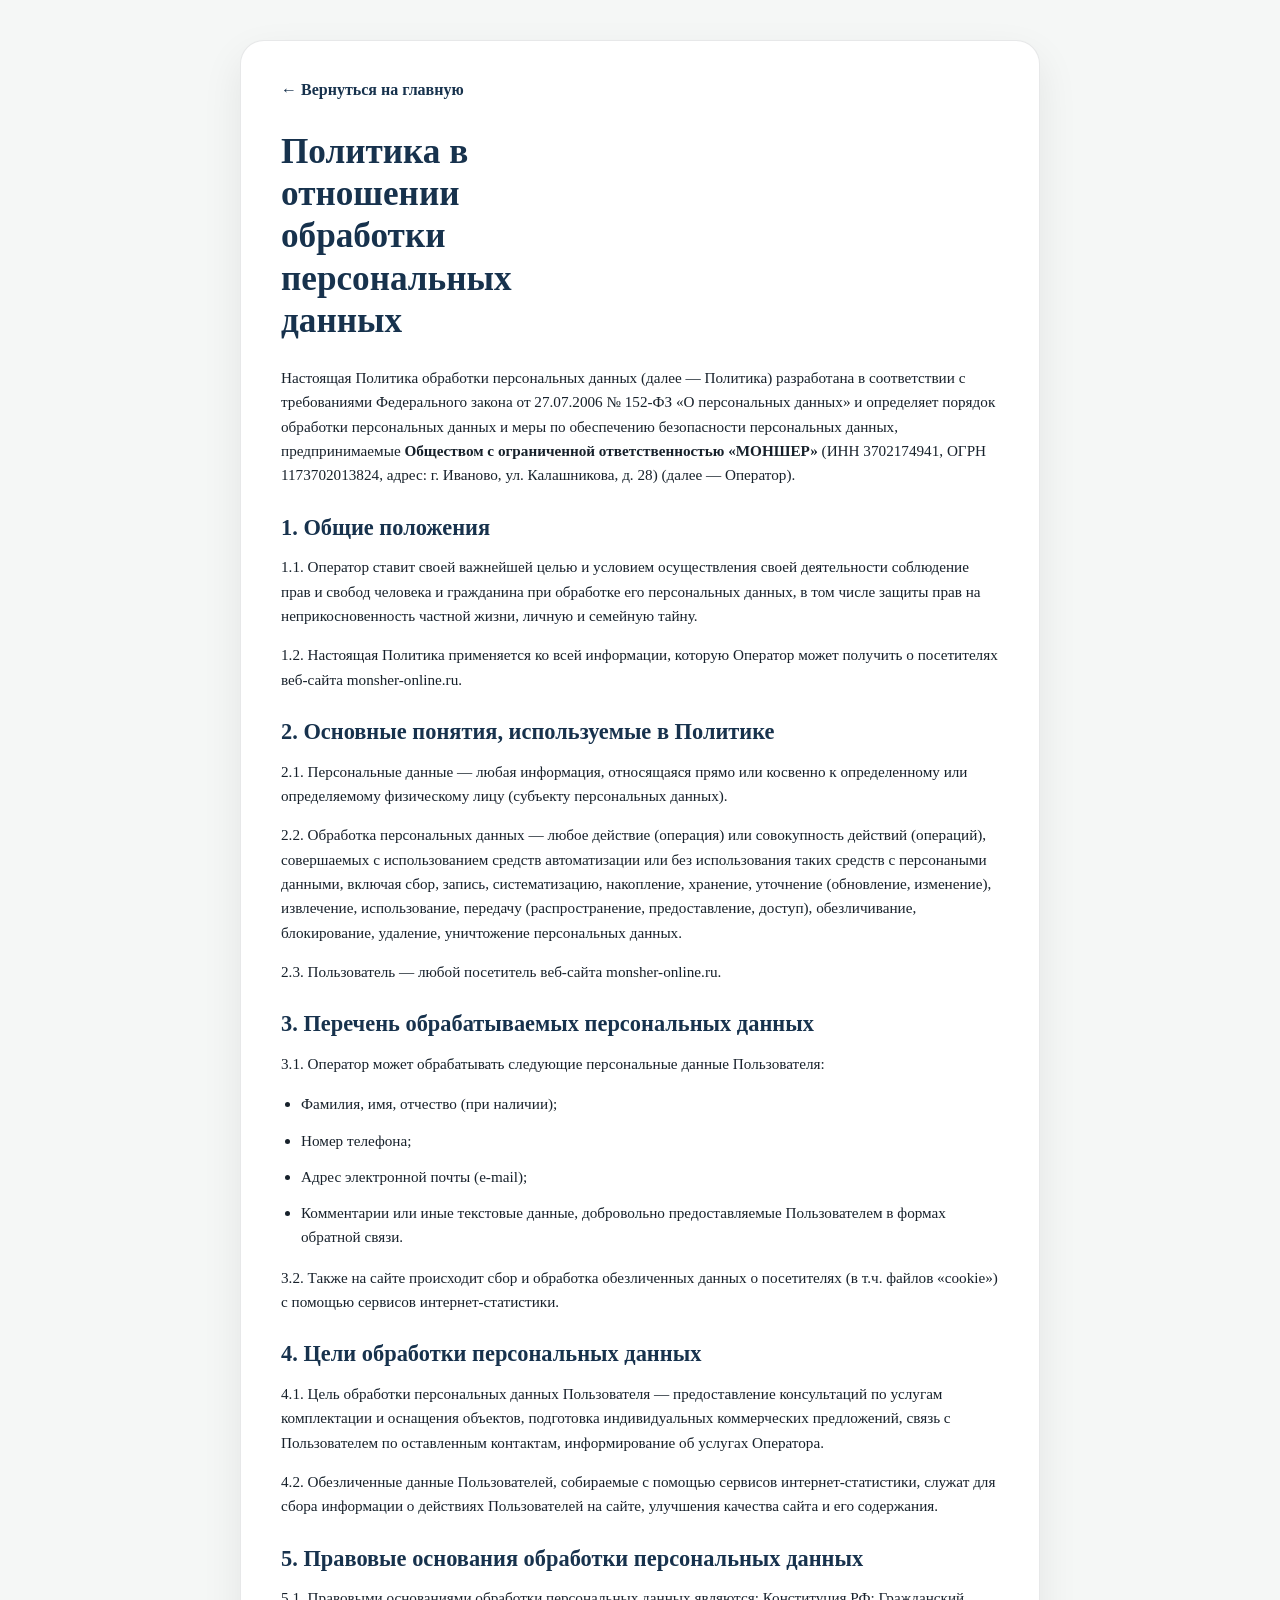
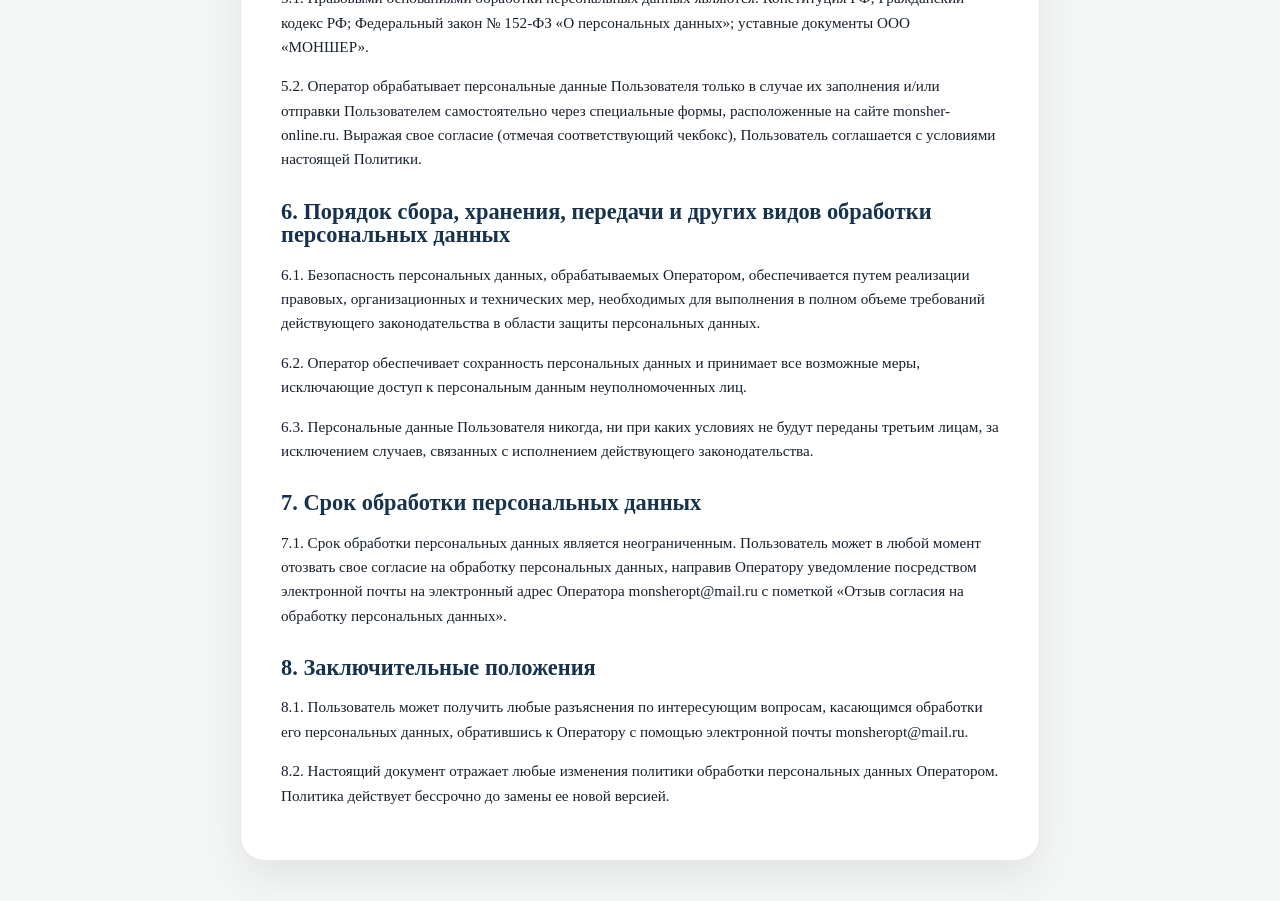
<file: privacy.html>
<!DOCTYPE html>
<html lang="ru">
<head>
    <meta charset="UTF-8">
    <meta name="viewport" content="width=device-width, initial-scale=1.0">
    <title>Политика конфиденциальности — ООО «МОНШЕР»</title>
    <link rel="stylesheet" href="/static/styles.css">
    <style>
        .privacy-body {
            background: var(--bg);
            color: var(--text);
            padding: 40px 16px;
            font-family: inherit;
        }
        .privacy-container {
            max-width: 800px;
            margin: 0 auto;
            background: var(--surface);
            padding: 40px;
            border-radius: 24px;
            box-shadow: var(--shadow);
            border: 1px solid var(--line);
        }
        .privacy-container h1 {
            font-size: clamp(1.5rem, 4vw, 2.2rem);
            margin-bottom: 24px;
            color: var(--accent);
            line-height: 1.2;
            font-weight: 700;
        }
        .privacy-container h2 {
            font-size: clamp(1.15rem, 3vw, 1.4rem);
            margin: 28px 0 16px;
            color: var(--accent);
            font-weight: 600;
        }
        .privacy-container p, .privacy-container li {
            font-size: 0.95rem;
            line-height: 1.6;
            color: var(--text);
            margin-bottom: 12px;
        }
        .privacy-container ul {
            padding-left: 20px;
            margin-bottom: 16px;
        }
        .privacy-back {
            display: inline-flex;
            align-items: center;
            gap: 8px;
            margin-bottom: 32px;
            color: var(--accent);
            text-decoration: none;
            font-weight: 600;
            transition: opacity 0.18s ease;
        }
        .privacy-back:hover {
            opacity: 0.8;
            text-decoration: underline;
        }
        @media (max-width: 600px) {
            .privacy-container {
                padding: 24px 16px;
            }
        }
    </style>
</head>
<body class="privacy-body">
    <div class="privacy-container">
        <a href="/" class="privacy-back">← Вернуться на главную</a>
        <h1>Политика в отношении обработки персональных данных</h1>
        <p>Настоящая Политика обработки персональных данных (далее — Политика) разработана в соответствии с требованиями Федерального закона от 27.07.2006 № 152-ФЗ «О персональных данных» и определяет порядок обработки персональных данных и меры по обеспечению безопасности персональных данных, предпринимаемые <strong>Обществом с ограниченной ответственностью «МОНШЕР»</strong> (ИНН 3702174941, ОГРН 1173702013824, адрес: г. Иваново, ул. Калашникова, д. 28) (далее — Оператор).</p>
        
        <h2>1. Общие положения</h2>
        <p>1.1. Оператор ставит своей важнейшей целью и условием осуществления своей деятельности соблюдение прав и свобод человека и гражданина при обработке его персональных данных, в том числе защиты прав на неприкосновенность частной жизни, личную и семейную тайну.</p>
        <p>1.2. Настоящая Политика применяется ко всей информации, которую Оператор может получить о посетителях веб-сайта <a href="https://monsher-online.ru">monsher-online.ru</a>.</p>
        
        <h2>2. Основные понятия, используемые в Политике</h2>
        <p>2.1. Персональные данные — любая информация, относящаяся прямо или косвенно к определенному или определяемому физическому лицу (субъекту персональных данных).</p>
        <p>2.2. Обработка персональных данных — любое действие (операция) или совокупность действий (операций), совершаемых с использованием средств автоматизации или без использования таких средств с персонаными данными, включая сбор, запись, систематизацию, накопление, хранение, уточнение (обновление, изменение), извлечение, использование, передачу (распространение, предоставление, доступ), обезличивание, блокирование, удаление, уничтожение персональных данных.</p>
        <p>2.3. Пользователь — любой посетитель веб-сайта <a href="https://monsher-online.ru">monsher-online.ru</a>.</p>
        
        <h2>3. Перечень обрабатываемых персональных данных</h2>
        <p>3.1. Оператор может обрабатывать следующие персональные данные Пользователя:</p>
        <ul>
            <li>Фамилия, имя, отчество (при наличии);</li>
            <li>Номер телефона;</li>
            <li>Адрес электронной почты (e-mail);</li>
            <li>Комментарии или иные текстовые данные, добровольно предоставляемые Пользователем в формах обратной связи.</li>
        </ul>
        <p>3.2. Также на сайте происходит сбор и обработка обезличенных данных о посетителях (в т.ч. файлов «cookie») с помощью сервисов интернет-статистики.</p>
        
        <h2>4. Цели обработки персональных данных</h2>
        <p>4.1. Цель обработки персональных данных Пользователя — предоставление консультаций по услугам комплектации и оснащения объектов, подготовка индивидуальных коммерческих предложений, связь с Пользователем по оставленным контактам, информирование об услугах Оператора.</p>
        <p>4.2. Обезличенные данные Пользователей, собираемые с помощью сервисов интернет-статистики, служат для сбора информации о действиях Пользователей на сайте, улучшения качества сайта и его содержания.</p>
        
        <h2>5. Правовые основания обработки персональных данных</h2>
        <p>5.1. Правовыми основаниями обработки персональных данных являются: Конституция РФ; Гражданский кодекс РФ; Федеральный закон № 152-ФЗ «О персональных данных»; уставные документы ООО «МОНШЕР».</p>
        <p>5.2. Оператор обрабатывает персональные данные Пользователя только в случае их заполнения и/или отправки Пользователем самостоятельно через специальные формы, расположенные на сайте <a href="https://monsher-online.ru">monsher-online.ru</a>. Выражая свое согласие (отмечая соответствующий чекбокс), Пользователь соглашается с условиями настоящей Политики.</p>
        
        <h2>6. Порядок сбора, хранения, передачи и других видов обработки персональных данных</h2>
        <p>6.1. Безопасность персональных данных, обрабатываемых Оператором, обеспечивается путем реализации правовых, организационных и технических мер, необходимых для выполнения в полном объеме требований действующего законодательства в области защиты персональных данных.</p>
        <p>6.2. Оператор обеспечивает сохранность персональных данных и принимает все возможные меры, исключающие доступ к персональным данным неуполномоченных лиц.</p>
        <p>6.3. Персональные данные Пользователя никогда, ни при каких условиях не будут переданы третьим лицам, за исключением случаев, связанных с исполнением действующего законодательства.</p>
        
        <h2>7. Срок обработки персональных данных</h2>
        <p>7.1. Срок обработки персональных данных является неограниченным. Пользователь может в любой момент отозвать свое согласие на обработку персональных данных, направив Оператору уведомление посредством электронной почты на электронный адрес Оператора <a href="mailto:monsheropt@mail.ru">monsheropt@mail.ru</a> с пометкой «Отзыв согласия на обработку персональных данных».</p>
        
        <h2>8. Заключительные положения</h2>
        <p>8.1. Пользователь может получить любые разъяснения по интересующим вопросам, касающимся обработки его персональных данных, обратившись к Оператору с помощью электронной почты <a href="mailto:monsheropt@mail.ru">monsheropt@mail.ru</a>.</p>
        <p>8.2. Настоящий документ отражает любые изменения политики обработки персональных данных Оператором. Политика действует бессрочно до замены ее новой версией.</p>
    </div>
</body>
</html>
</file>
<file: static/styles.css>
:root {
    --bg: #f5f7f6;
    --surface: #ffffff;
    --surface-soft: #eef2ef;
    --surface-warm: #f2f0ea;
    --text: #17212b;
    --muted: #607080;
    --accent: #17324d;
    --accent-soft: #7c8a95;
    --line: rgba(23, 33, 43, 0.1);
    --shadow: 0 16px 40px rgba(12, 19, 26, 0.08);
}

* {
    box-sizing: border-box;
}

html {
    scroll-behavior: smooth;
}

body {
    margin: 0;
    min-width: 320px;
    font-family: "Inter", "Segoe UI", system-ui, -apple-system, sans-serif;
    color: var(--text);
    background:
        linear-gradient(180deg, #fbfcfb 0%, var(--bg) 100%);
}

a {
    color: inherit;
    text-decoration: none;
}

img {
    display: block;
    width: 100%;
}

.page-shell {
    width: min(1240px, calc(100% - 32px));
    margin: 0 auto;
}

.hero {
    padding: 18px 0 10px;
}

.topbar {
    display: flex;
    align-items: center;
    justify-content: space-between;
    gap: 20px;
    padding: 8px 0 24px;
}

.brand {
    display: inline-flex;
    align-items: center;
    gap: 12px;
    min-width: 0;
}

.brand-mark {
    display: grid;
    place-items: center;
    width: 48px;
    height: 48px;
    border-radius: 16px;
    background: var(--accent);
    color: #fff;
    font-family: Georgia, "Times New Roman", serif;
    font-size: 1.2rem;
    font-weight: 700;
    letter-spacing: 0;
    box-shadow: var(--shadow);
}

.brand-text {
    display: flex;
    flex-direction: column;
    min-width: 0;
}

.brand-text strong,
h1,
h2,
h3 {
    font-family: Georgia, "Times New Roman", serif;
}

.brand-text strong {
    font-size: 1rem;
    line-height: 1.1;
}

.brand-text small {
    color: var(--muted);
    font-size: 0.84rem;
    line-height: 1.35;
}

.topbar-links {
    display: inline-flex;
    align-items: center;
    flex-wrap: wrap;
    gap: 8px;
}

.topbar-links a {
    min-height: 40px;
    padding: 0 14px;
    border-radius: 999px;
    border: 1px solid var(--line);
    background: rgba(255, 255, 255, 0.7);
    color: var(--muted);
    display: inline-flex;
    align-items: center;
    justify-content: center;
    transition: transform 0.18s ease, border-color 0.18s ease, color 0.18s ease;
}

.topbar-links a:hover {
    transform: translateY(-1px);
    border-color: rgba(23, 50, 77, 0.22);
    color: var(--accent);
}

.hero-grid {
    position: relative;
    overflow: hidden;
    display: grid;
    grid-template-columns: 1fr;
    align-items: end;
    min-height: 560px;
    padding: 18px;
    border-radius: 28px;
    border: 1px solid var(--line);
    background:
        linear-gradient(90deg, rgba(10, 16, 23, 0.72) 0%, rgba(10, 16, 23, 0.38) 32%, rgba(10, 16, 23, 0.10) 60%, rgba(10, 16, 23, 0.02) 100%),
        url("images/hero-bedroom.png") center center / cover no-repeat;
    box-shadow: var(--shadow);
}

.eyebrow {
    margin: 0 0 12px;
    text-transform: uppercase;
    letter-spacing: 0.14em;
    font-size: 0.72rem;
    color: var(--accent-soft);
}

h1 {
    margin: 0;
    font-size: clamp(2.8rem, 6vw, 5.1rem);
    line-height: 0.96;
    max-width: 12ch;
}

h2 {
    margin: 0;
    font-size: clamp(1.65rem, 3vw, 2.7rem);
    line-height: 1.05;
}

h3 {
    margin: 0;
    font-size: 1.18rem;
    line-height: 1.2;
}

.hero-lead,
.section-lead,
.advantage-card p,
.workflow-step p,
.hero-note {
    margin: 0;
    color: var(--muted);
    line-height: 1.65;
}

.hero-copy {
    display: grid;
    gap: 18px;
    max-width: 560px;
    padding: 22px 22px 20px;
    border-radius: 22px;
    background: rgba(12, 18, 25, 0.42);
    border: 1px solid rgba(255, 255, 255, 0.1);
    backdrop-filter: none;
}

.hero-copy .eyebrow {
    color: rgba(255, 255, 255, 0.74);
}

.hero-copy h1 {
    color: #fff;
    text-shadow: 0 2px 18px rgba(0, 0, 0, 0.28);
}

.hero-copy .hero-sublead {
    max-width: 54ch;
}

.hero-copy .hero-metrics {
    max-width: 560px;
}

.hero-lead {
    max-width: 54ch;
    font-size: 1.03rem;
    color: #fff;
}

.hero-sublead {
    margin: 0;
    max-width: 54ch;
    color: rgba(255, 255, 255, 0.9);
    line-height: 1.6;
}

.hero-metrics {
    display: grid;
    grid-template-columns: repeat(2, minmax(0, 1fr));
    gap: 12px;
    max-width: 560px;
}

.metric-pill {
    padding: 10px 16px;
    border: 1px solid rgba(255, 255, 255, 0.12);
    border-radius: 18px;
    background: rgba(255, 255, 255, 0.1);
    box-shadow: none;
    backdrop-filter: none;
    display: flex;
    align-items: center;
    min-height: 68px;
}

.metric-pill strong {
    font-size: 0.96rem;
    line-height: 1.35;
    color: #fff;
    font-weight: 600;
}

.hero-actions {
    display: flex;
    flex-wrap: wrap;
    gap: 12px;
    margin-top: 2px;
}

.button {
    min-height: 48px;
    padding: 0 18px;
    border-radius: 999px;
    border: 0;
    display: inline-flex;
    align-items: center;
    justify-content: center;
    cursor: pointer;
    font: inherit;
    font-weight: 600;
    transition: transform 0.18s ease, background-color 0.18s ease, border-color 0.18s ease;
}

.button:hover {
    transform: translateY(-1px);
}

.button-primary {
    background: #fff;
    color: var(--accent);
    box-shadow: none;
}

.button-secondary {
    border: 1px solid rgba(255, 255, 255, 0.18);
    background: rgba(255, 255, 255, 0.04);
    color: #fff;
}

.section {
    padding: 22px 0 0;
}

.section-header {
    display: grid;
    gap: 10px;
    margin-bottom: 18px;
}

.section-header.compact {
    max-width: 760px;
}

.section-lead {
    max-width: 78ch;
}

.about-section {
    padding-top: 16px;
}

.products-grid {
    display: grid;
    grid-template-columns: repeat(3, minmax(0, 1fr));
    gap: 14px;
}

.product-card {
    position: relative;
    overflow: hidden;
    display: block;
    width: 100%;
    padding: 0;
    appearance: none;
    aspect-ratio: 1 / 0.92;
    border-radius: 22px;
    border: 1px solid var(--line);
    background: var(--surface);
    box-shadow: var(--shadow);
    color: inherit;
    cursor: pointer;
    font: inherit;
    text-align: inherit;
    transition: transform 0.18s ease, box-shadow 0.18s ease;
}

.product-card:hover {
    transform: translateY(-2px);
}

.product-card:focus-visible {
    outline: 3px solid rgba(23, 50, 77, 0.34);
    outline-offset: 3px;
}

.product-card img {
    height: 100%;
    object-fit: cover;
}

.product-card::after {
    content: "";
    position: absolute;
    inset: 0;
    background: linear-gradient(180deg, rgba(15, 23, 33, 0.04) 0%, rgba(15, 23, 33, 0.28) 100%);
    pointer-events: none;
}

.product-label {
    position: absolute;
    left: 14px;
    right: 14px;
    bottom: 14px;
    z-index: 1;
    padding: 12px 14px;
    border-radius: 16px;
    border: 1px solid rgba(255, 255, 255, 0.18);
    background: rgba(255, 255, 255, 0.18);
    color: #fff;
    text-align: center;
    backdrop-filter: blur(10px);
    font-size: 1rem;
    font-weight: 600;
    line-height: 1.2;
}

.advantages-grid {
    display: grid;
    grid-template-columns: repeat(4, minmax(0, 1fr));
    gap: 14px;
}

.advantage-card {
    padding: 16px;
    border: 1px solid var(--line);
    border-radius: 20px;
    background: rgba(255, 255, 255, 0.82);
    box-shadow: 0 10px 28px rgba(12, 19, 26, 0.04);
}

.advantage-card h3 {
    margin-bottom: 10px;
}

.workflow-grid {
    display: grid;
    grid-template-columns: repeat(5, minmax(0, 1fr));
    gap: 14px;
}

.workflow-step {
    padding: 14px 14px 12px;
    border: 1px solid var(--line);
    border-radius: 18px;
    background: linear-gradient(180deg, rgba(255, 255, 255, 0.94) 0%, rgba(241, 244, 242, 0.98) 100%);
    box-shadow: 0 10px 28px rgba(12, 19, 26, 0.04);
}

.workflow-step p {
    color: var(--text);
    font-size: 0.98rem;
}

.contacts-card {
    display: grid;
    grid-template-columns: 0.9fr 1.1fr;
    gap: 14px;
    align-items: start;
    padding: 16px;
    border: 1px solid var(--line);
    border-radius: 22px;
    background: rgba(255, 255, 255, 0.86);
    box-shadow: var(--shadow);
}

.contacts-copy {
    display: grid;
    gap: 10px;
}

.contacts-grid {
    display: grid;
    grid-template-columns: repeat(2, minmax(0, 1fr));
    gap: 8px;
}

.contact-link {
    min-height: 48px;
    display: flex;
    align-items: center;
    gap: 10px;
    padding: 10px 12px;
    border: 1px solid var(--line);
    border-radius: 16px;
    background: rgba(247, 249, 248, 0.9);
    color: var(--muted);
    transition: transform 0.18s ease, border-color 0.18s ease, color 0.18s ease, background-color 0.18s ease;
}

.contact-link:hover {
    transform: translateY(-1px);
    border-color: rgba(23, 50, 77, 0.18);
    color: var(--accent);
    background: rgba(255, 255, 255, 0.96);
}

.contact-link-featured {
    grid-column: 1 / -1;
    color: var(--accent);
    background: rgba(23, 50, 77, 0.04);
}

.contact-icon {
    width: 17px;
    height: 17px;
    flex: 0 0 17px;
    fill: currentColor;
}

.contact-link span {
    line-height: 1.35;
}

.site-footer {
    margin-top: 24px;
    padding: 14px 0;
    border-top: 1px solid rgba(23, 33, 43, 0.08);
    background: linear-gradient(180deg, rgba(15, 21, 30, 0.96) 0%, rgba(12, 18, 25, 0.98) 100%);
    color: rgba(255, 255, 255, 0.86);
    backdrop-filter: blur(10px);
}

.site-footer-inner {
    width: min(1240px, calc(100% - 32px));
    margin: 0 auto;
    text-align: center;
}

.site-footer-name {
    color: rgba(255, 255, 255, 0.78);
    font-size: 0.9rem;
    font-weight: 600;
    letter-spacing: 0.08em;
    line-height: 1.4;
    text-transform: uppercase;
}

.success-body {
    min-height: 100vh;
    display: grid;
    place-items: center;
    padding: 24px;
}

.success-shell {
    width: min(700px, 100%);
}

.success-card {
    padding: 40px;
    border-radius: 24px;
    border: 1px solid var(--line);
    background: var(--surface);
    box-shadow: var(--shadow);
}

.success-card p {
    color: var(--muted);
    line-height: 1.65;
}

body.modal-open {
    overflow: hidden;
}

.order-modal {
    position: fixed;
    inset: 0;
    z-index: 20;
    display: grid;
    place-items: center;
    padding: 20px;
    background: rgba(12, 18, 25, 0.58);
}

.order-modal[hidden] {
    display: none;
}

.order-modal-dialog {
    position: relative;
    width: min(560px, 100%);
    max-height: calc(100vh - 40px);
    overflow: auto;
    border-radius: 24px;
    border: 1px solid rgba(255, 255, 255, 0.28);
    background: var(--surface);
    box-shadow: 0 28px 80px rgba(12, 18, 25, 0.26);
}

.order-modal-close {
    position: absolute;
    top: 14px;
    right: 14px;
    z-index: 1;
    display: grid;
    place-items: center;
    width: 40px;
    height: 40px;
    border: 1px solid var(--line);
    border-radius: 50%;
    background: rgba(247, 249, 248, 0.96);
    color: var(--text);
    cursor: pointer;
    font: inherit;
    font-size: 1.35rem;
    line-height: 1;
    transition: transform 0.18s ease, border-color 0.18s ease;
}

.order-modal-close:hover {
    transform: translateY(-1px);
    border-color: rgba(23, 50, 77, 0.24);
}

.order-modal-close:focus-visible,
.order-submit:focus-visible,
.form-field input:focus-visible,
.form-field textarea:focus-visible {
    outline: 3px solid rgba(23, 50, 77, 0.26);
    outline-offset: 2px;
}

.order-form {
    display: grid;
    gap: 16px;
    padding: 34px;
}

.order-form-header {
    display: grid;
    gap: 8px;
    padding-right: 42px;
}

.order-form-header .eyebrow {
    margin-bottom: 0;
}

.order-form-header h2 {
    font-size: clamp(1.45rem, 3vw, 2.15rem);
    line-height: 1.1;
}

.form-field {
    display: grid;
    gap: 8px;
    color: var(--text);
    font-weight: 600;
}

.form-field input,
.form-field textarea {
    width: 100%;
    border: 1px solid var(--line);
    border-radius: 16px;
    background: rgba(247, 249, 248, 0.92);
    color: var(--text);
    font: inherit;
    font-weight: 400;
    line-height: 1.45;
    transition: border-color 0.18s ease, background-color 0.18s ease;
}

.form-field input {
    min-height: 50px;
    padding: 0 14px;
}

.form-field textarea {
    min-height: 116px;
    resize: vertical;
    padding: 12px 14px;
}

.form-field input:focus,
.form-field textarea:focus {
    border-color: rgba(23, 50, 77, 0.28);
    background: #fff;
}

.order-submit {
    width: 100%;
    border: 0;
    background: var(--accent);
    color: #fff;
    cursor: pointer;
}

.order-submit:disabled {
    cursor: wait;
    opacity: 0.72;
    transform: none;
}

.order-form-note {
    margin: -4px 0 0;
    color: var(--muted);
    text-align: center;
    line-height: 1.5;
}

.form-status {
    display: none;
    margin: 0;
    padding: 12px 14px;
    border-radius: 16px;
    line-height: 1.45;
}

.form-status.is-visible {
    display: block;
}

.form-status.is-success {
    border: 1px solid rgba(38, 132, 84, 0.2);
    background: rgba(38, 132, 84, 0.1);
    color: #236442;
}

.form-status.is-error {
    border: 1px solid rgba(174, 49, 49, 0.2);
    background: rgba(174, 49, 49, 0.1);
    color: #8a2d2d;
}

@media (max-width: 1080px) {
    .hero-grid {
        min-height: 500px;
        padding: 16px;
    }

    .hero-copy {
        max-width: 600px;
    }

    .advantages-grid {
        grid-template-columns: repeat(2, minmax(0, 1fr));
    }

    .workflow-grid {
        grid-template-columns: repeat(2, minmax(0, 1fr));
    }

    .contacts-card {
        grid-template-columns: 1fr;
    }

    .site-footer-inner {
        grid-template-columns: 1fr;
    }
}

@media (max-width: 740px) {
    .page-shell {
        width: min(100% - 20px, 1240px);
    }

    .topbar {
        flex-direction: column;
        align-items: flex-start;
        padding-bottom: 18px;
    }

    .topbar-links {
        width: 100%;
    }

    .topbar-links a {
        flex: 1 1 0;
    }

    .hero-grid {
        min-height: 430px;
        padding: 12px;
    }

    .hero-metrics,
    .products-grid,
    .advantages-grid,
    .workflow-grid {
        grid-template-columns: 1fr;
    }

    .contacts-grid {
        grid-template-columns: 1fr;
    }

    .hero-copy {
        padding: 16px;
        max-width: none;
        border-radius: 20px;
    }

    .hero-lead,
    .hero-sublead {
        max-width: none;
    }

    .product-card {
        aspect-ratio: 1 / 0.9;
    }

    .contacts-card {
        padding: 16px;
    }

    .site-footer {
        margin-top: 18px;
        padding: 14px 0;
    }

    .site-footer-inner {
        width: min(100% - 20px, 1240px);
    }

    .success-card {
        padding: 26px;
    }

    .order-modal {
        padding: 10px;
    }

    .order-modal-dialog {
        max-height: calc(100vh - 20px);
        border-radius: 20px;
    }

    .order-form {
        padding: 24px 16px 18px;
    }

    .order-form-header {
        padding-right: 44px;
    }
}

@media (prefers-reduced-motion: reduce) {
    html {
        scroll-behavior: auto;
    }

    * {
        transition-duration: 0.01ms !important;
        animation-duration: 0.01ms !important;
        animation-iteration-count: 1 !important;
    }
}

.form-checkbox-field {
    display: flex;
    align-items: flex-start;
    gap: 8px;
    margin: 8px 0;
    cursor: pointer;
    font-size: 0.82rem;
    font-weight: 400;
    color: var(--muted);
    line-height: 1.4;
    text-align: left;
}

.form-checkbox-field input[type="checkbox"] {
    margin: 2px 0 0 0;
    flex-shrink: 0;
    width: 15px;
    height: 15px;
    accent-color: var(--accent);
}

.form-checkbox-field a {
    color: var(--accent);
    text-decoration: underline;
    transition: color 0.18s ease;
}

.form-checkbox-field a:hover {
    color: var(--text);
}

.site-footer-brand {
    margin-bottom: 12px;
}

.site-footer-requisites {
    margin: 6px 0 0;
    font-size: 0.85rem;
    color: rgba(255, 255, 255, 0.6);
}

.site-footer-links {
    margin-bottom: 16px;
}

.footer-link {
    color: rgba(255, 255, 255, 0.7);
    font-size: 0.85rem;
    text-decoration: underline;
    transition: color 0.18s ease;
}

.footer-link:hover {
    color: #fff;
}

.site-footer-disclaimer {
    font-size: 0.75rem;
    color: rgba(255, 255, 255, 0.45);
    border-top: 1px solid rgba(255, 255, 255, 0.1);
    padding-top: 12px;
    line-height: 1.5;
    max-width: 800px;
    margin: 12px auto 0;
}
</file>
